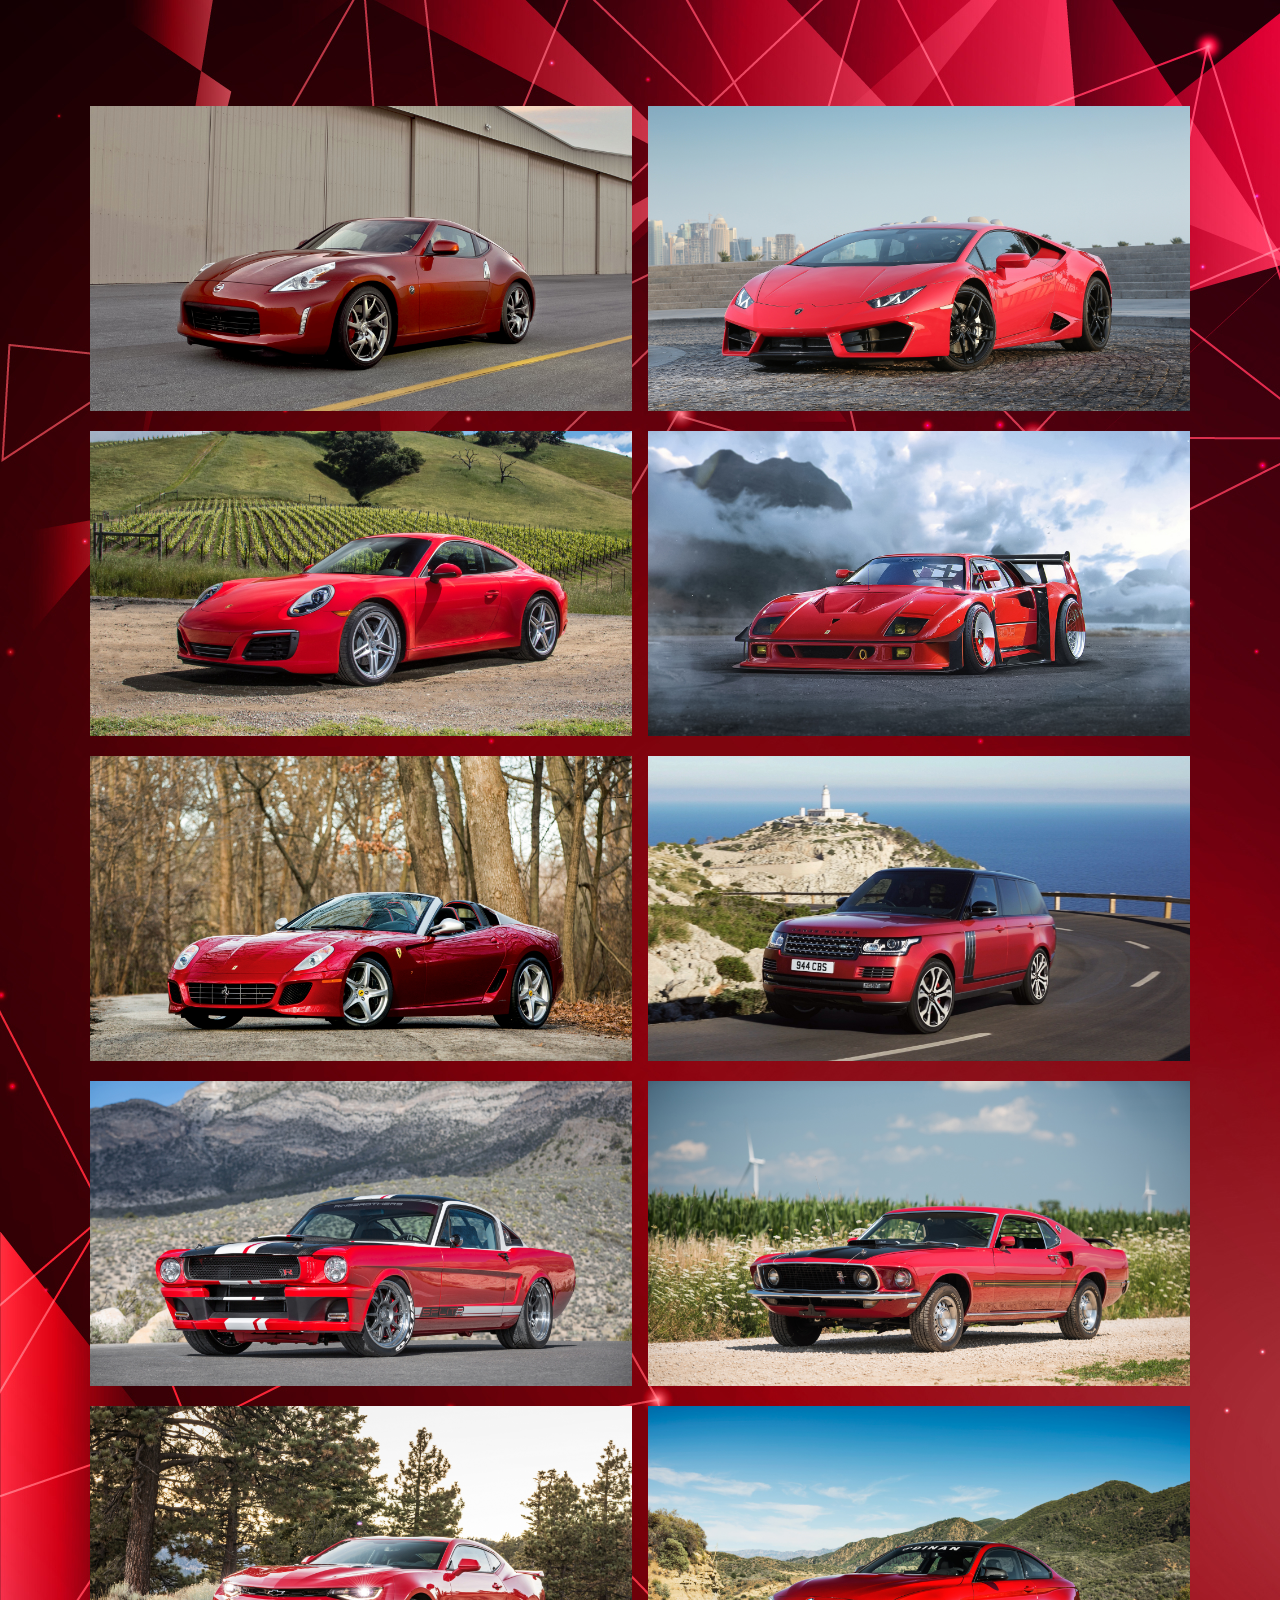
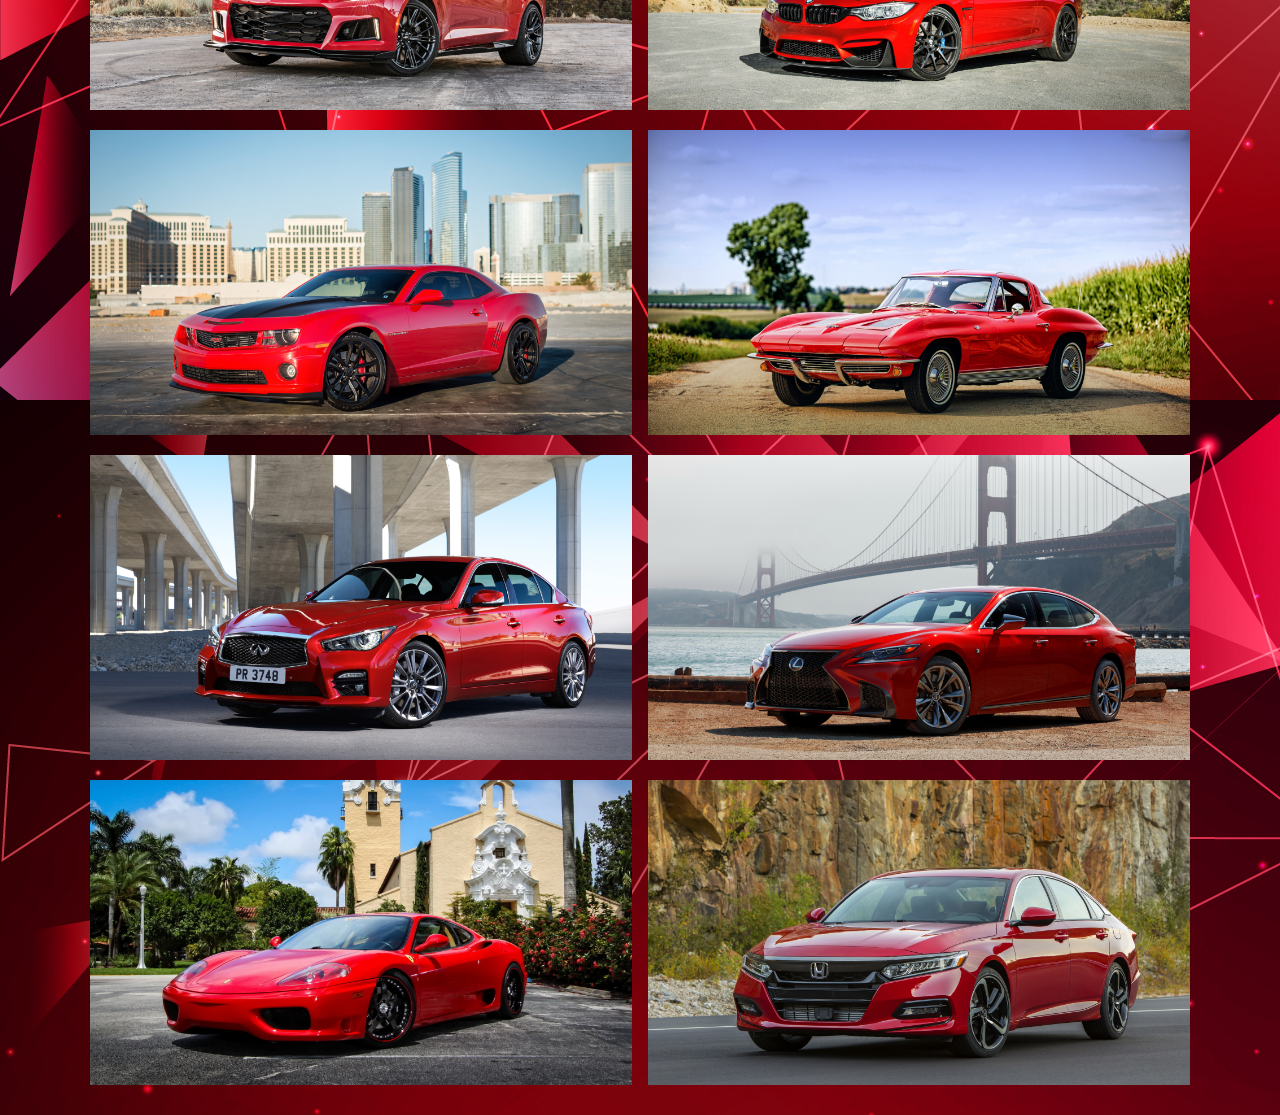
<file: Interractive gallery/index.html>
<!DOCTYPE html>
<html lang="en">

<head>
    <meta charset="UTF-8">
    <meta name="viewport" content="width=device-width, initial-scale=1.0">
    <meta http-equiv="X-UA-Compatible" content="ie=edge">
    <title>Interactive Gallery</title>
    <link rel="stylesheet" href="style.css">
    <link href="https://fonts.googleapis.com/css?family=Playfair+Display&display=swap" rel="stylesheet">
</head>

<body>

    <ul>
        <div class="container">
            <div class="photo"><img onclick="onClick(this)" src="images/cropped-1920-1080-880114.jpg" alt="Toyota FT-1" /></div>
            <div class="overlay">
                <div class="title">Toyota FT-1</div>
            </div>
        </div>

        <div class="container">
            <div class="photo"><img onclick="onClick(this)" src="images/cropped-1920-1080-863524.jpg" alt="Lamborghini Huracan" /></div>
            <div class="overlay">
                <div class="title">Lamborghini Huracan</div>
            </div>
        </div>

        <div class="container">
            <div class="photo"><img onclick="onClick(this)" src="images/cropped-1920-1080-600137.jpg" alt="Ferrari LaFerrari " /></div>
            <div class="overlay">
                <div class="title">Ferrari LaFerrari</div>
            </div>
        </div>

        <div class="container">
            <div class="photo"><img onclick="onClick(this)" src="images/cropped-1920-1080-709721.jpg" alt=" Ferrari F40" /></div>
            <div class="overlay">
                <div class="title">Ferrari F40</div>
            </div>
        </div>

        <div class="container">
            <div class="photo"><img onclick="onClick(this)" src="images/cropped-1920-1080-683796.jpg" alt="Ferrari SA Aperta" /></div>
            <div class="overlay">
                <div class="title">Ferrari SA Aperta</div>
            </div>
        </div>

        <div class="container">
            <div class="photo"><img onclick="onClick(this)" src="images/cropped-1920-1080-728337.jpg" alt="Range Rover " /></div>
            <div class="overlay">
                <div class="title">Range Rover</div>
            </div>
        </div>

        <div class="container">
            <div class="photo"><img onclick="onClick(this)" src="images/cropped-1920-1080-793680.jpg" alt="Vehicles" /></div>
            <div class="overlay">
                <div class="title">Vehicles</div>
            </div>
        </div>

        <div class="container">
            <div class="photo"><img onclick="onClick(this)" src="images/cropped-1920-1080-721587.jpg" alt=" Ford Mustang Mach 1" /></div>
            <div class="overlay">
                <div class="title">Ford Mustang Mach 1</div>
            </div>
        </div>

        <div class="container">
            <div class="photo"><img onclick="onClick(this)" src="images/cropped-1920-1080-802437.jpg" alt="Chevrolet Camaro ZL1" /></div>
            <div class="overlay">
                <div class="title">Chevrolet Camaro ZL1</div>
            </div>
        </div>

        <div class="container">
            <div class="photo"><img onclick="onClick(this)" src="images/cropped-1920-1080-718351.jpg" alt=" BMW M4" /></div>
            <div class="overlay">
                <div class="title">BMW M4</div>
            </div>
        </div>

        <div class="container">
            <div class="photo"><img onclick="onClick(this)" src="images/cropped-1920-1080-707872.jpg" alt="Chevrolet Camaro SS" /></div>
            <div class="overlay">
                <div class="title">Chevrolet Camaro SS</div>
            </div>
        </div>

        <div class="container">
            <div class="photo"><img onclick="onClick(this)" src="images/cropped-1920-1080-680559.jpg" alt="Chevrolet Corvette Stingray " /></div>
            <div class="overlay">
                <div class="title">Chevrolet Corvette Stingray</div>
            </div>
        </div>

        <div class="container">
            <div class="photo"><img onclick="onClick(this)" src="images/cropped-1920-1080-739848.jpg" alt=" Infiniti Q60" /></div>
            <div class="overlay">
                <div class="title">Infiniti Q60</div>
            </div>
        </div>

        <div class="container">
            <div class="photo"><img onclick="onClick(this)" src="images/cropped-1920-1080-912266.jpg" alt=" Lexus LS" /></div>
            <div class="overlay">
                <div class="title">Lexus LS</div>
            </div>
        </div>

        <div class="container">
            <div class="photo"><img onclick="onClick(this)" src="images/cropped-1920-1080-360521.jpg" alt="  Ferrari 360 Modena" /></div>
            <div class="overlay">
                <div class="title"> Ferrari 360 Modena</div>
            </div>
        </div>

        <div class="container">
            <div class="photo"><img onclick="onClick(this)" src="images/cropped-1920-1080-993109.jpg" alt=" Honda Accord" /></div>
            <div class="overlay">
                <div class="title"> Honda Accord</div>
            </div>
        </div>


    </ul>
    <div id="modal01" class="modal" onclick="this.style.display='none'">
  <span class="close">&times;</span>
  <img id="img01" class="modal-content">
  <div id="alttext"></div>
</div>

    <script src="index.js"></script>
</body>

</html>
</file>
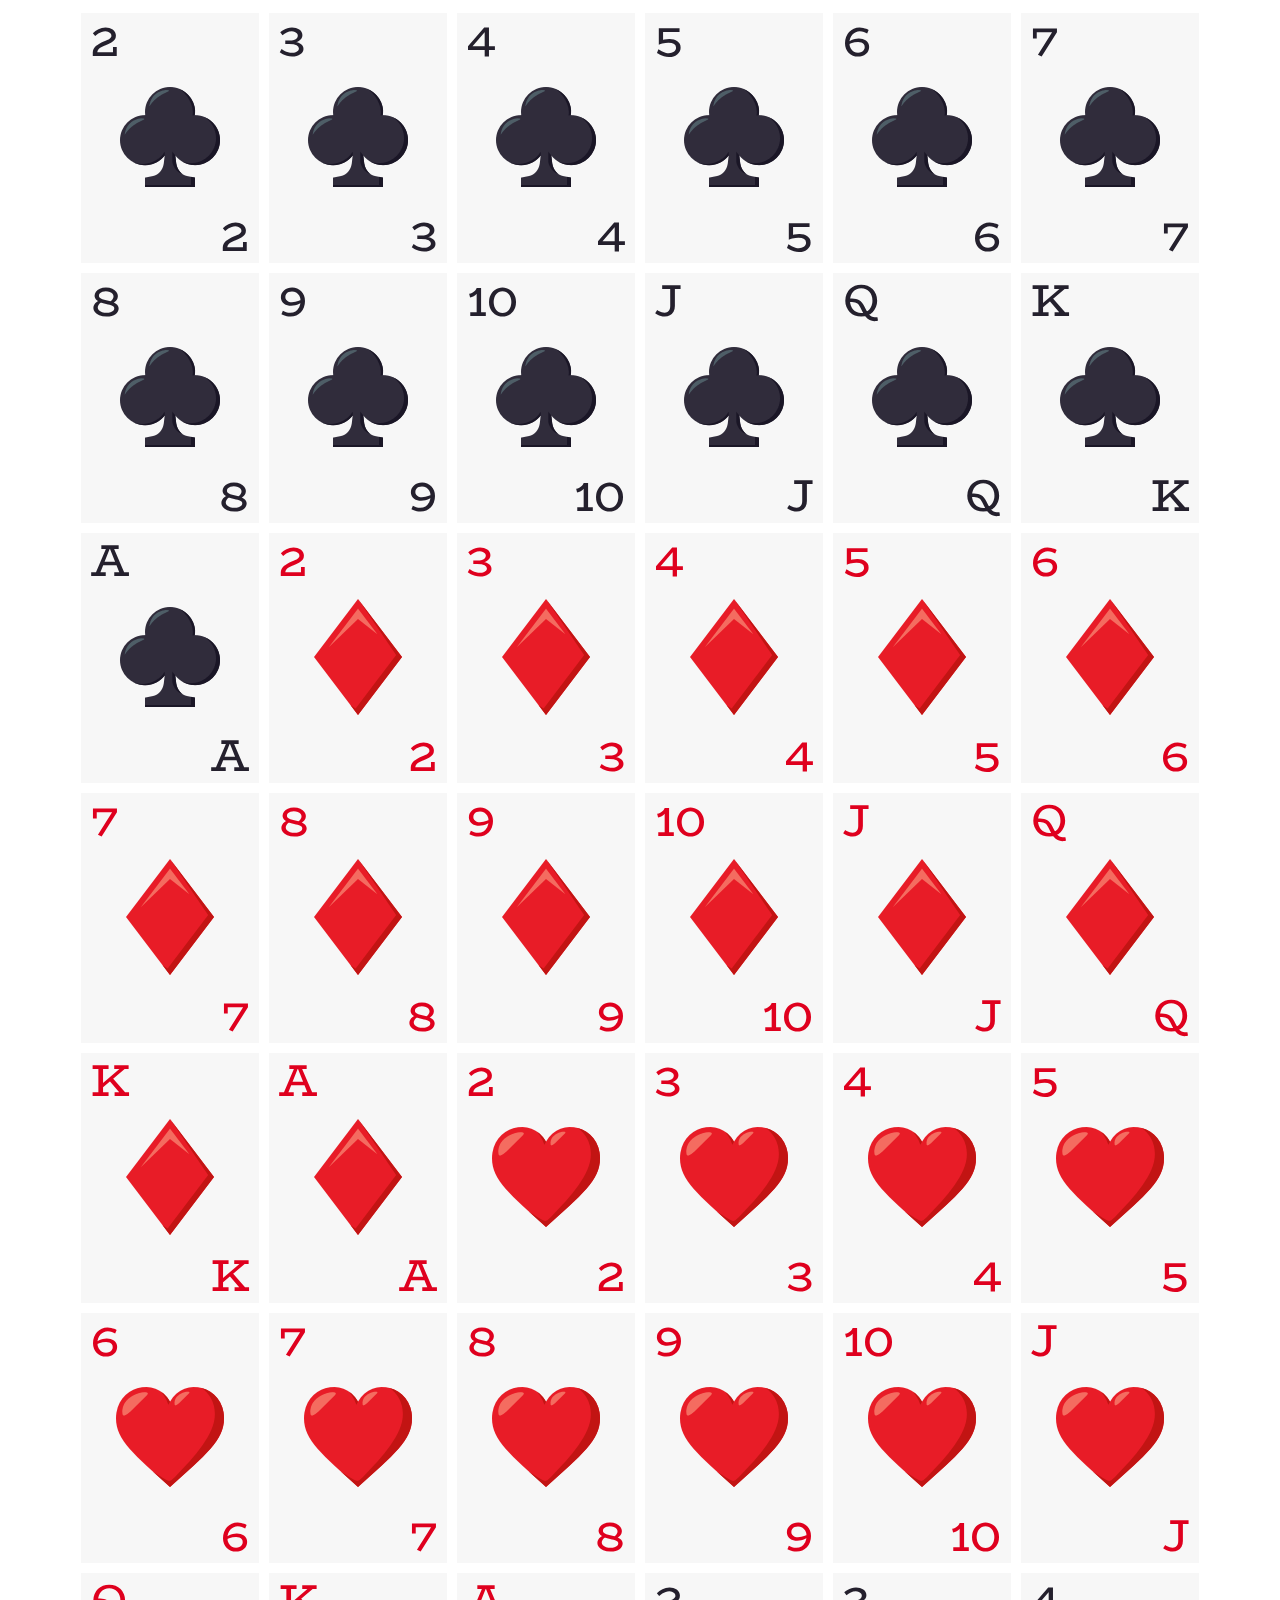
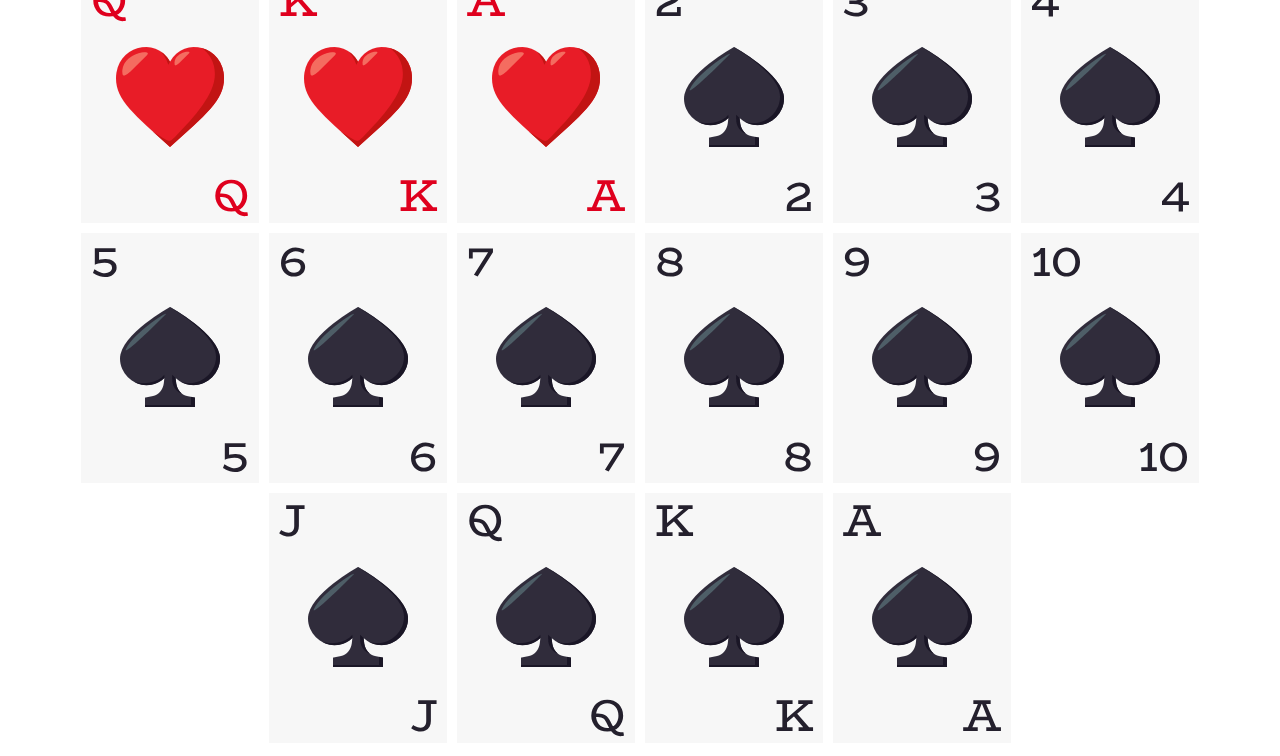
<file: deck-of-cards-master/deck-of-cards-master/index.html>
<!DOCTYPE html>
<html lang="en">

<head>
  <meta charset="UTF-8">
  <meta name="viewport" content="width=device-width, initial-scale=1.0">
  <meta http-equiv="X-UA-Compatible" content="ie=edge">
  <title>Deck</title>
  <link href="https://fonts.googleapis.com/css?family=BioRhyme:300" rel="stylesheet">
  <link rel="stylesheet" href="style.css">
</head>

<body>
  <div id="deck" class="deck"></div>
  <script src="index.js"></script>
</body>

</html>
</file>
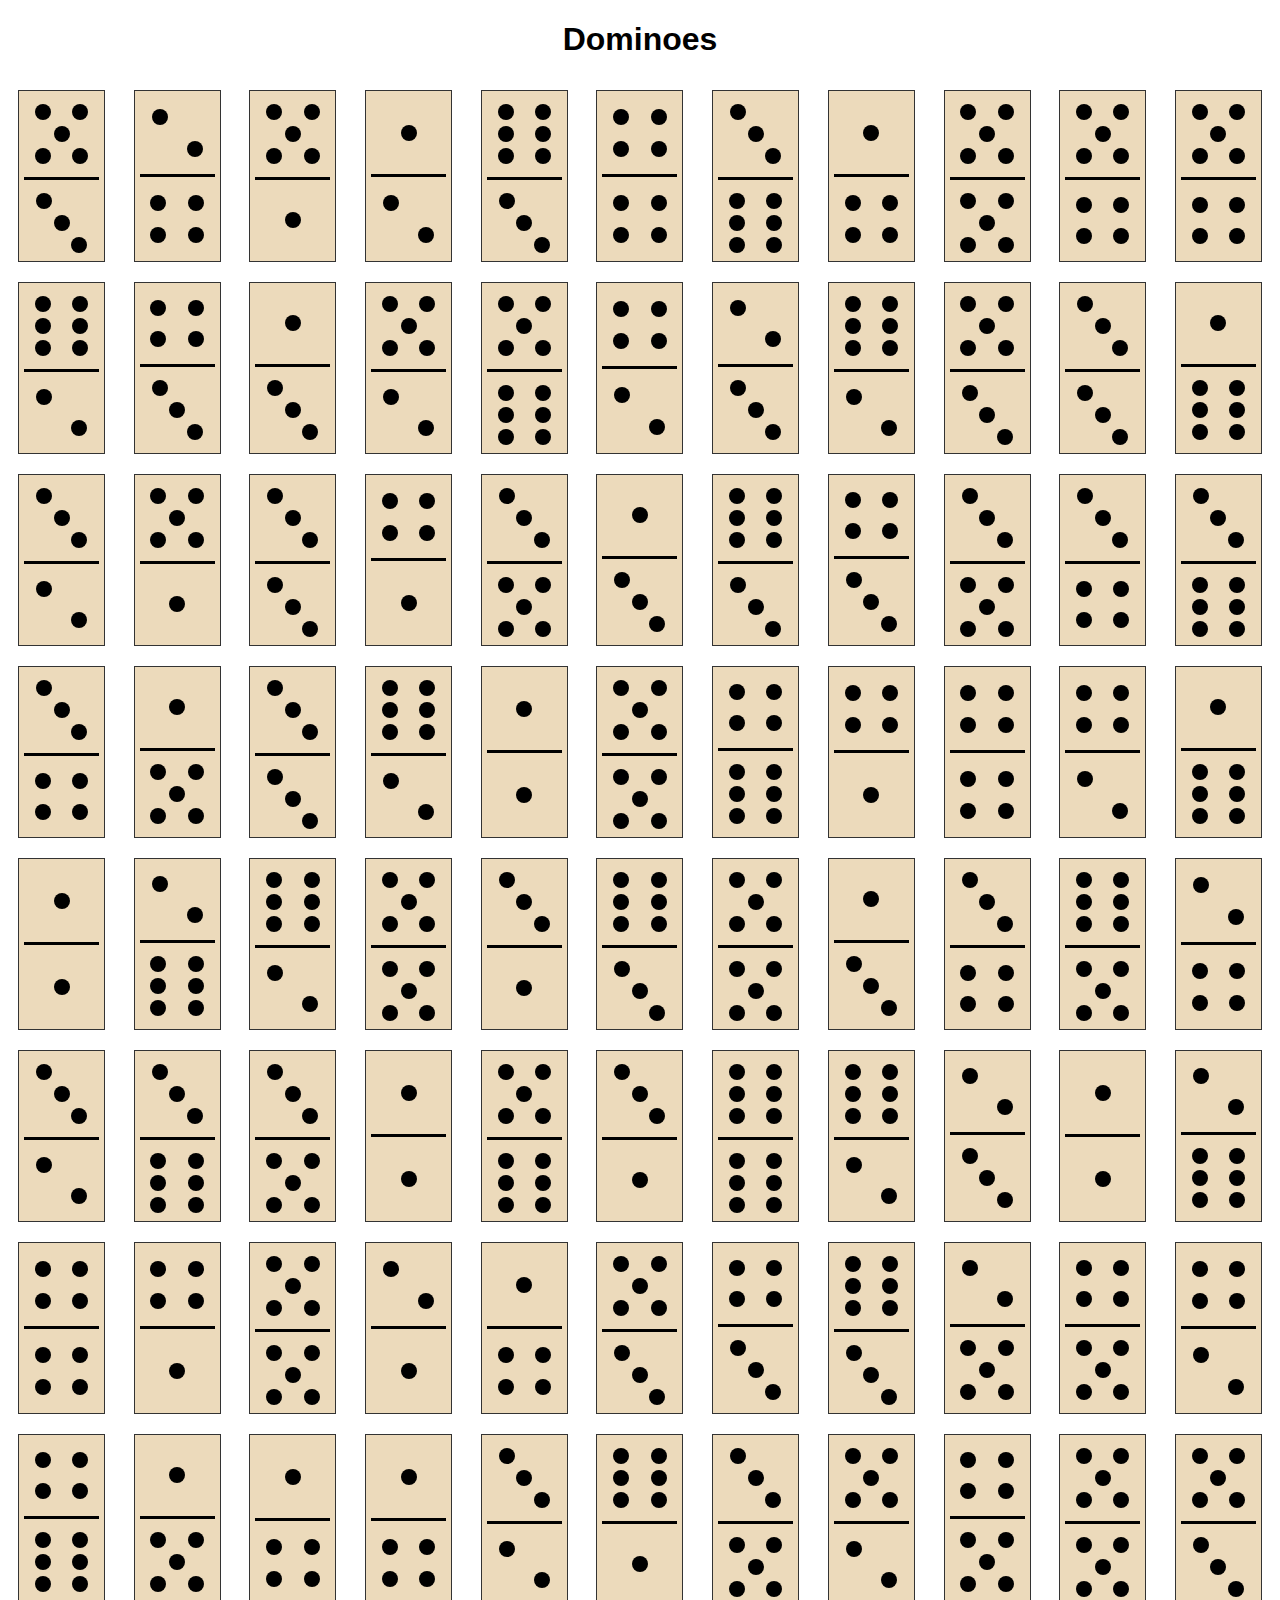
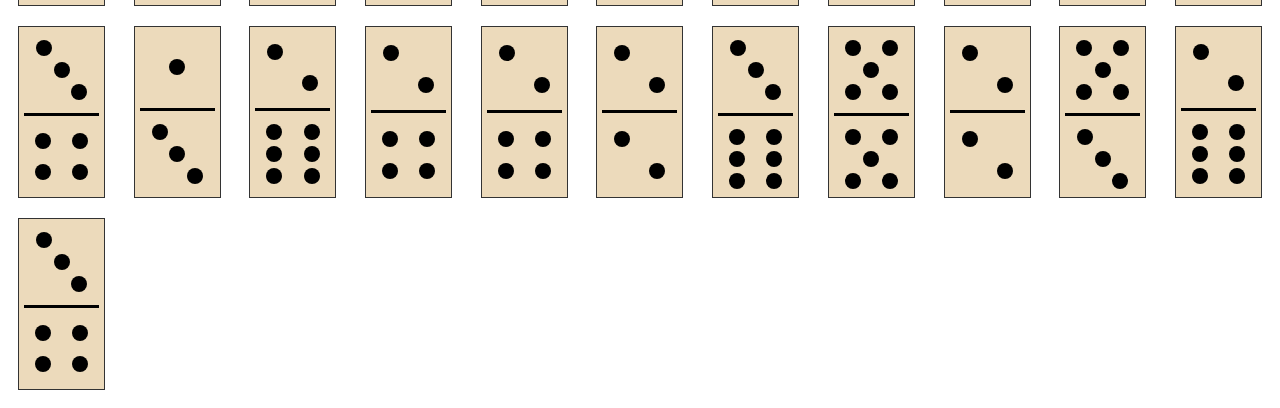
<file: dominoes-master/dominoes-master/index.html>
<!DOCTYPE html>
<html lang="en">

<head>
  <meta charset="UTF-8">
  <meta name="viewport" content="width=device-width, initial-scale=1.0">
  <meta http-equiv="X-UA-Compatible" content="ie=edge">
  <title>Dominoes</title>
  <link rel="stylesheet" href="style.css">
</head>

<body>
  <h1>Dominoes</h1>
  <div class="dominoes" id="dominoes">
    <div class="domino">
      <div class="dots dots-5">
        <div class="dot"></div>
        <div class="dot"></div>
        <div class="dot"></div>
        <div class="dot"></div>
        <div class="dot"></div>
      </div>
      <div class="dots dots-4">
        <div class="dot"></div>
        <div class="dot"></div>
        <div class="dot"></div>
        <div class="dot"></div>
      </div>
    </div>
  </div>
  <script src="index.js" charset="utf-8"></script>
</body>

</html>
</file>
<file: Interractive gallery/style.css>
body {
    position: absolute;
    margin: 5rem;
    background-image: url(images/185806-OXEOCT-511.jpg);
    font-family: 'Playfair Display', serif;
}

ul {
    padding: 10px;
    display: grid;
    grid-template-columns: repeat(auto-fit, minmax(400px, 1fr));
    grid-row-gap: 1rem;
    grid-column-gap: 1rem;
}

img {
    width: 100%;
    cursor: pointer;
}

.photo:hover {
    opacity: .5;
}

.container {
    position: relative;
}

.overlay {
    opacity: 0;
    transition: .5s ease;
}

.container:hover .overlay {
    opacity: 1;
}

.container:hover {
    box-shadow: 5px 5px 5px 5px rgba(0, 0, 0, 0.6);
    background: black;
}

.title {
    text-align: center;
    color: white;
    position: absolute;
    top: 50%;
    left: 50%;
    -webkit-transform: translate(-50%, -50%);
    -ms-transform: translate(-50%, -50%);
    transform: translate(-50%, -50%);
    text-align: center;
    font-size: 21pt;
}

.modal {
    z-index: 1;
    display: none;
    padding-top: 10px;
    position: fixed;
    left: 0;
    top: 0;
    width: 100%;
    height: 100%;
    overflow: auto;
    background-color: rgba(0, 0, 0, 0.8);
}

.close {
    float: right;
    font-size: 50px;
    font-weight: bold;
    color: white;
    cursor: pointer;
    position: absolute;
    right: 2rem;
}

.modal-content {
    -webkit-animation-name: zoom;
    -webkit-animation-duration: 0.6s;
    animation-name: zoom;
    animation-duration: 0.6s;
    width: 70%;
    display: block;
    margin-left: auto;
    margin-right: auto;
    padding-top: 3rem;
}

@-webkit-keyframes zoom {
    from {
        -webkit-transform: scale(0)
    }

    to {
        -webkit-transform: scale(1)
    }
}

@keyframes zoom {
    from {
        transform: scale(0)
    }

    to {
        transform: scale(1)
    }
}

#alttext {
    text-align: center;
    color: #FFFFFF;
    margin-top: 1rem;
    font-size: 30pt;

}

@media only screen and (max-width: 768px) {
    ul {
        display: flex;
        flex-direction: column;
        justify-content: center;
    }

    img {
        margin-top: 1rem;
    }

}
</file>
<file: deck-of-cards-master/deck-of-cards-master/style.css>
/* 
* The card flipping functionality was borrowed from W3Schools
* https://www.w3schools.com/howto/howto_css_flip_card.asp
*/

.deck {
  display: flex;
  justify-content: center;
  flex-wrap: wrap;
}

.card {
  box-sizing: border-box;
  display: flex;
  flex-direction: column;
  justify-content: space-between;

  width: 178px;
  height: 250px;
  margin: 5px;

  background-color: transparent;
  font-family: 'BioRhyme', serif;
  font-size: 2.8rem;
  line-height: 2.2rem;
}

.card__inner {
  position: relative;
  width: 100%;
  height: 100%;
  text-align: center;
  transition: transform 0.8s;
  transform-style: preserve-3d;
}

.card.flipped .card__inner {
  transform: rotateY(180deg);
}

.card__front,
.card__back {
  position: absolute;
  width: 100%;
  height: 100%;
  backface-visibility: hidden;


}

.card__front {
  box-sizing: border-box;
  display: flex;
  flex-direction: column;
  justify-content: space-between;

  padding: 10px;

  background-color: #f7f7f7;
}

.card__back {
  box-sizing: border-box;
  background-color: #f00;
  background-image: url('images/white-thread.png');
  transform: rotateY(180deg);

  border: 10px solid #fff;
  box-shadow: 0 0 0 1px #ccc;
}

.suit {
  align-self: center;
}

.number:first-child {
  text-align: left;
}

.number:last-child {
  text-align: right;
}

.diamonds,
.hearts {
  color: #DF001E;
}

.clubs,
.spades {
  color: #24202D;
}
</file>
<file: dominoes-master/dominoes-master/style.css>
h1 {
  font-family: sans-serif;
  text-align: center;
}

.dominoes {
  display: flex;
  justify-content: space-between;
  flex-wrap: wrap;
}

.domino {
  display: flex;
  flex-direction: column;
  justify-content: space-between;

  width: 75px;
  height: 150px;
  margin: 10px;
  padding: 10px 5px;

  background-color: #ECDABB;
  border: 1px solid #333;
}

.dots {
  display: flex;
  flex-wrap: wrap;
  justify-content: space-around;
  align-items: center;
  flex: 1;
}

.dots:first-child {
  border-bottom: 3px solid #000;
  padding-bottom: 10px;
}

.dots:nth-child(2) {
  padding-top: 10px;
}

.dots-3 .dot,
.dots-2 .dot {
  display: flex;
  width: 100%;
  padding: 0 7px;
}

.dots-3 .dot:nth-child(2) {
  justify-content: center;
}

.dots-3 .dot:nth-child(3),
.dots-2 .dot:nth-child(2) {
  justify-content: flex-end;
}

.dots-5 .dot:nth-child(3) {
  display: flex;
  justify-content: center;
  width: 100%;
}

.dot::before {
  content: "";
  display: block;
  width: 16px;
  height: 16px;
  margin: 3px 5px;

  background-color: #000;
  border-radius: 50%;
}
</file>
